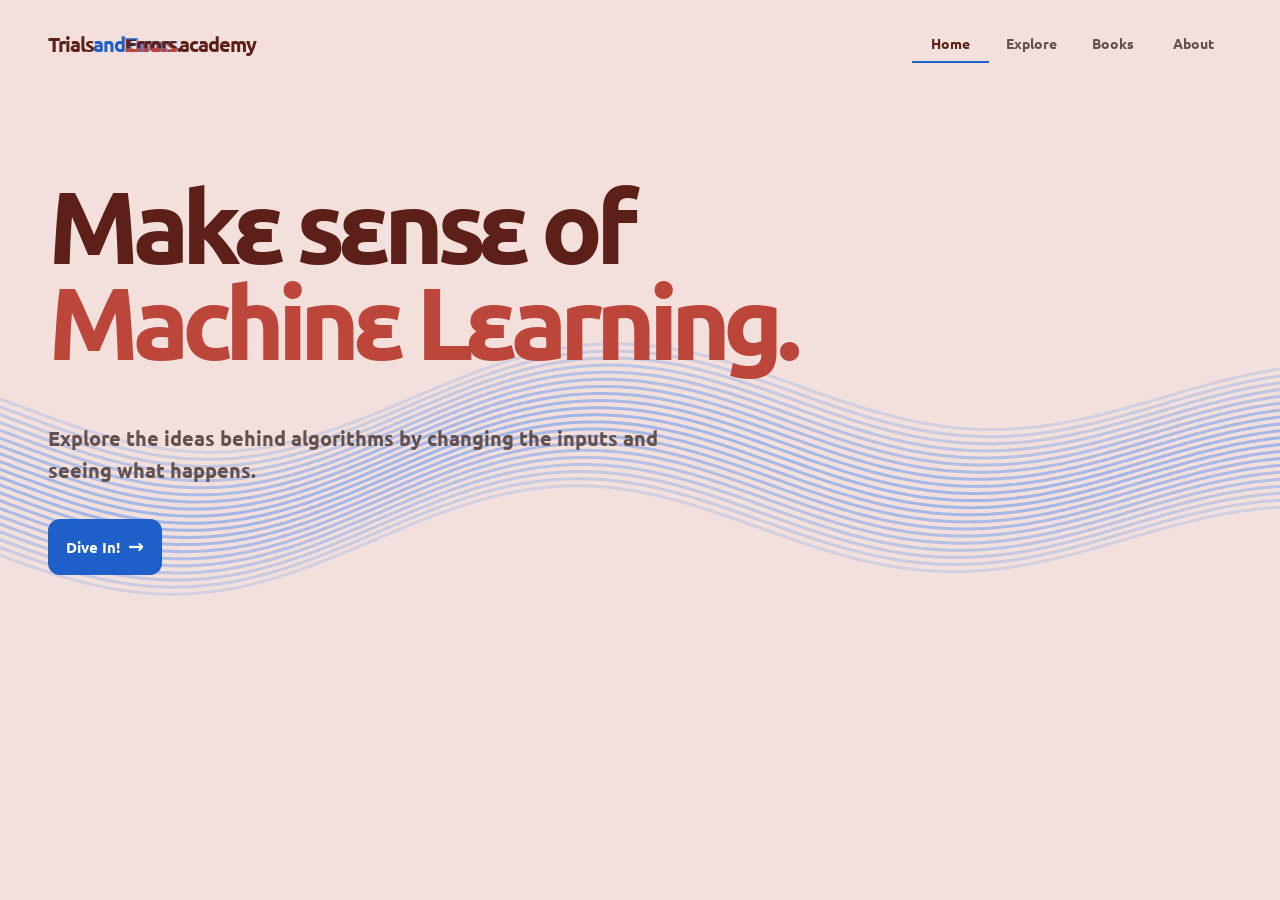
<file: frontend/index.html>
<!doctype html>
<html lang="en-AU">
  <head>
    <meta charset="utf-8">
    <meta name="viewport" content="width=device-width, initial-scale=1">
    <meta name="theme-color" content="#F3E0DC">
    <meta name="description" content="Explore how algorithms learn through interactive visual lessons.">
    <title>TrialsAndErrors.Academy — Understand algorithms by exploring</title>
    <link rel="stylesheet" href="style/styles.css">
    <link rel="preconnect" href="https://fonts.googleapis.com">
    <link rel="preconnect" href="https://fonts.gstatic.com" crossorigin>
    <link href="https://fonts.googleapis.com/css2?family=Ubuntu:wght@400;500;700&amp;display=swap" rel="stylesheet">
    <script src="waves.js" defer></script>
      <script src="nav.js" defer></script>
  </head>
  <body>
    <canvas class="wave-field" aria-hidden="true"></canvas>
    <header class="site-header">
      <a class="site-logo" href="index.html" aria-label="Trials and Errors Academy home">Trials<span>and</span><span class="logo-glitch" data-text="Errors">Errors</span>.academy</a>
      <button class="nav-toggle" type="button" aria-expanded="false" aria-controls="site-nav" aria-label="Open navigation menu">
        <svg class="nav-icon nav-icon-menu" viewBox="0 0 24 24" aria-hidden="true" fill="none" stroke="currentColor" stroke-width="2" stroke-linecap="round"><path d="M4 6h16M4 12h16M4 18h16"/></svg><svg class="nav-icon nav-icon-close" viewBox="0 0 24 24" aria-hidden="true" fill="none" stroke="currentColor" stroke-width="2" stroke-linecap="round"><path d="m6 6 12 12M18 6 6 18"/></svg>
      </button>
      <nav id="site-nav" aria-label="Main navigation">
        <a href="index.html#home" aria-current="page">Home</a>
        <a href="explore.html">Explore</a>
        <a href="books.html">Books</a>
        <a href="index.html#about">About</a>
      </nav>
    </header>

    <main id="home" class="hero">
      
      <div class="hero-copy">
        <!-- <p class="eyebrow">Learn through experimentation!</p> -->
        <h1 aria-label="Make sense of Machine Learning.">Makε sεnsε of<br><span>Machinε Lεarning.</span></h1>
        <p class="hero-description"><strong>Explore the ideas behind algorithms by changing the inputs and seeing what happens.</strong></p>
        <a class="button" href="explore.html">Dive In! <span aria-hidden="true">→</span></a>
      <!-- <a class="scroll-hint" href="#algorithms"><span class="scroll-dot" aria-hidden="true"></span>Explore the algorithms</a> -->
    </main>

    <!-- <section id="algorithms" class="next-section" aria-label="Algorithm lessons">
      <p class="eyebrow">Coming into focus</p>
      <h2>Learn by playing with the ideas.</h2>
      <p>Interactive lessons in regression, classification, and more.</p>
    </section> -->
  </body>
</html>
</file>
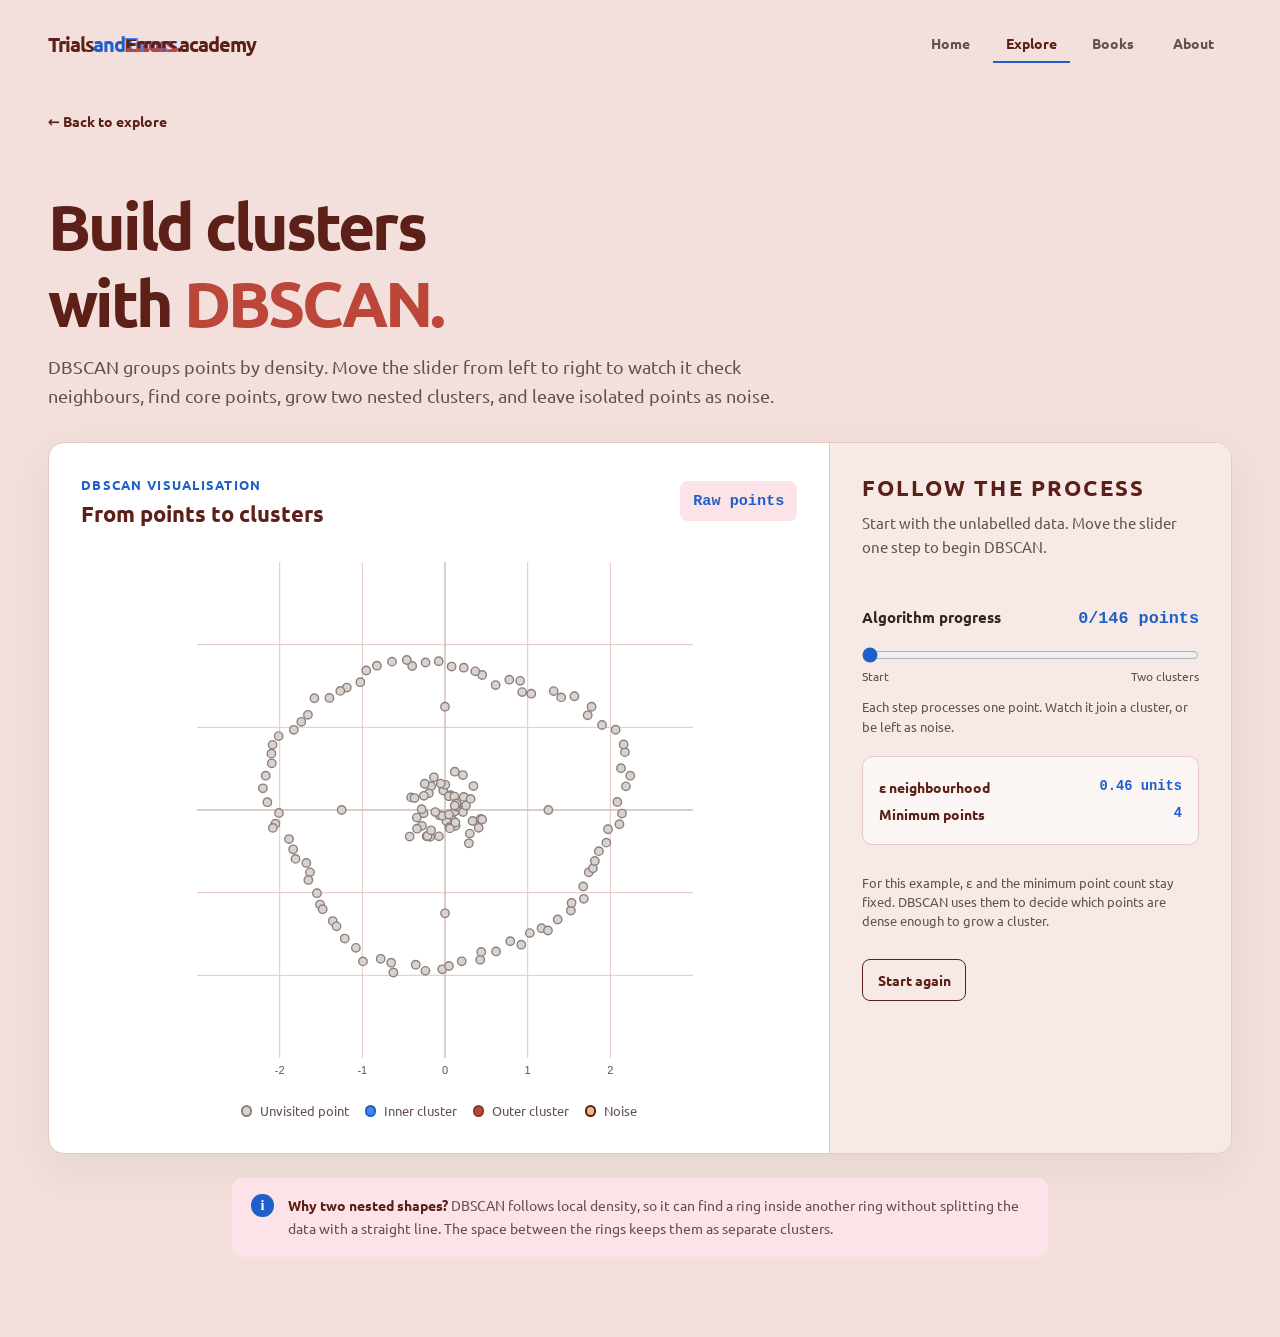
<file: frontend/dbscan.html>
<!doctype html>
<html lang="en-AU">
  <head>
    <meta charset="utf-8">
    <meta name="viewport" content="width=device-width, initial-scale=1">
    <meta name="theme-color" content="#F3E0DC">
    <meta name="description" content="Explore how DBSCAN discovers two nested clusters by growing from dense regions of points.">
    <title>DBSCAN — TrialsAndErrors.Academy</title>
    <link rel="stylesheet" href="style/styles.css">
    <link rel="preconnect" href="https://fonts.googleapis.com">
    <link rel="preconnect" href="https://fonts.gstatic.com" crossorigin>
    <link href="https://fonts.googleapis.com/css2?family=Ubuntu:wght@400;500;700&amp;display=swap" rel="stylesheet">
    <link rel="stylesheet" href="style/linearRegression.css">
    <link rel="stylesheet" href="style/dbscan.css">
    <script src="ML/DBSCAN.js" defer></script>
    <script src="nav.js" defer></script>
  </head>
  <body>
    <header class="site-header">
      <a class="site-logo" href="index.html" aria-label="Trials and Errors Academy home">Trials<span>and</span><span class="logo-glitch" data-text="Errors">Errors</span>.academy</a>
      <button class="nav-toggle" type="button" aria-expanded="false" aria-controls="site-nav" aria-label="Open navigation menu">
        <svg class="nav-icon nav-icon-menu" viewBox="0 0 24 24" aria-hidden="true" fill="none" stroke="currentColor" stroke-width="2" stroke-linecap="round"><path d="M4 6h16M4 12h16M4 18h16"/></svg><svg class="nav-icon nav-icon-close" viewBox="0 0 24 24" aria-hidden="true" fill="none" stroke="currentColor" stroke-width="2" stroke-linecap="round"><path d="m6 6 12 12M18 6 6 18"/></svg>
      </button>
      <nav id="site-nav" aria-label="Main navigation">
        <a href="index.html#home">Home</a>
        <a href="explore.html" aria-current="page">Explore</a>
        <a href="books.html">Books</a>
        <a href="index.html#about">About</a>
      </nav>
    </header>

    <main class="regression-main dbscan-main">
      <a class="back-link" href="explore.html">← Back to explore</a>
      <section class="lesson-intro">
        <h1>Build clusters with <span>DBSCAN.</span></h1>
        <p>DBSCAN groups points by density. Move the slider from left to right to watch it check neighbours, find core points, grow two nested clusters, and leave isolated points as noise.</p>
      </section>

      <section class="playground dbscan-playground" aria-label="DBSCAN cluster-building visualization">
        <div class="graph-panel">
          <div class="graph-heading">
            <div>
              <p class="eyebrow">DBSCAN visualisation</p>
              <h2>From points to clusters</h2>
            </div>
            <output id="dbscan-stage" class="equation" aria-live="polite">Raw points</output>
          </div>
          <div class="chart-wrap dbscan-chart-wrap">
            <canvas id="dbscan-chart" role="img" aria-label="A scatter plot of points arranged in two nested rings. Use the progress slider to see DBSCAN discover the clusters."></canvas>
          </div>
          <div class="legend dbscan-legend" aria-label="Chart legend">
            <span><i class="dbscan-legend-dot dbscan-raw"></i>Unvisited point</span>
            <span><i class="dbscan-legend-dot dbscan-cluster-one"></i>Inner cluster</span>
            <span><i class="dbscan-legend-dot dbscan-cluster-two"></i>Outer cluster</span>
            <span><i class="dbscan-legend-dot dbscan-noise"></i>Noise</span>
          </div>
        </div>

        <aside class="controls-panel dbscan-controls" aria-label="DBSCAN visualization controls">
          <h2 class="eyebrow">Follow the process</h2>
          <p id="dbscan-description" class="controls-hint" aria-live="polite">Start with the unlabelled data. DBSCAN has not visited any points yet.</p>
          <label class="range-control" for="dbscan-progress">
            <span class="range-label">Algorithm progress <output id="dbscan-progress-value" for="dbscan-progress">0 points</output></span>
            <input id="dbscan-progress" type="range" min="0" max="100" step="1" value="0">
            <span class="range-ends"><span>Start</span><span>Two clusters</span></span>
            <span class="control-explanation">Each step processes one point. Watch it join a cluster, or be left as noise.</span>
          </label>

          <div class="dbscan-parameters" aria-label="Fixed DBSCAN parameters">
            <p><strong>ε neighbourhood</strong><span>0.46 units</span></p>
            <p><strong>Minimum points</strong><span>4</span></p>
          </div>
          <p class="control-explanation">For this example, ε and the minimum point count stay fixed. DBSCAN uses them to decide which points are dense enough to grow a cluster.</p>
          <button class="reset-button" id="dbscan-reset" type="button">Start again</button>
        </aside>
      </section>

      <p class="learning-note"><span class="note-mark" aria-hidden="true">i</span><span><strong>Why two nested shapes?</strong> DBSCAN follows local density, so it can find a ring inside another ring without splitting the data with a straight line. The space between the rings keeps them as separate clusters.</span></p>
    </main>
  </body>
</html>
</file>
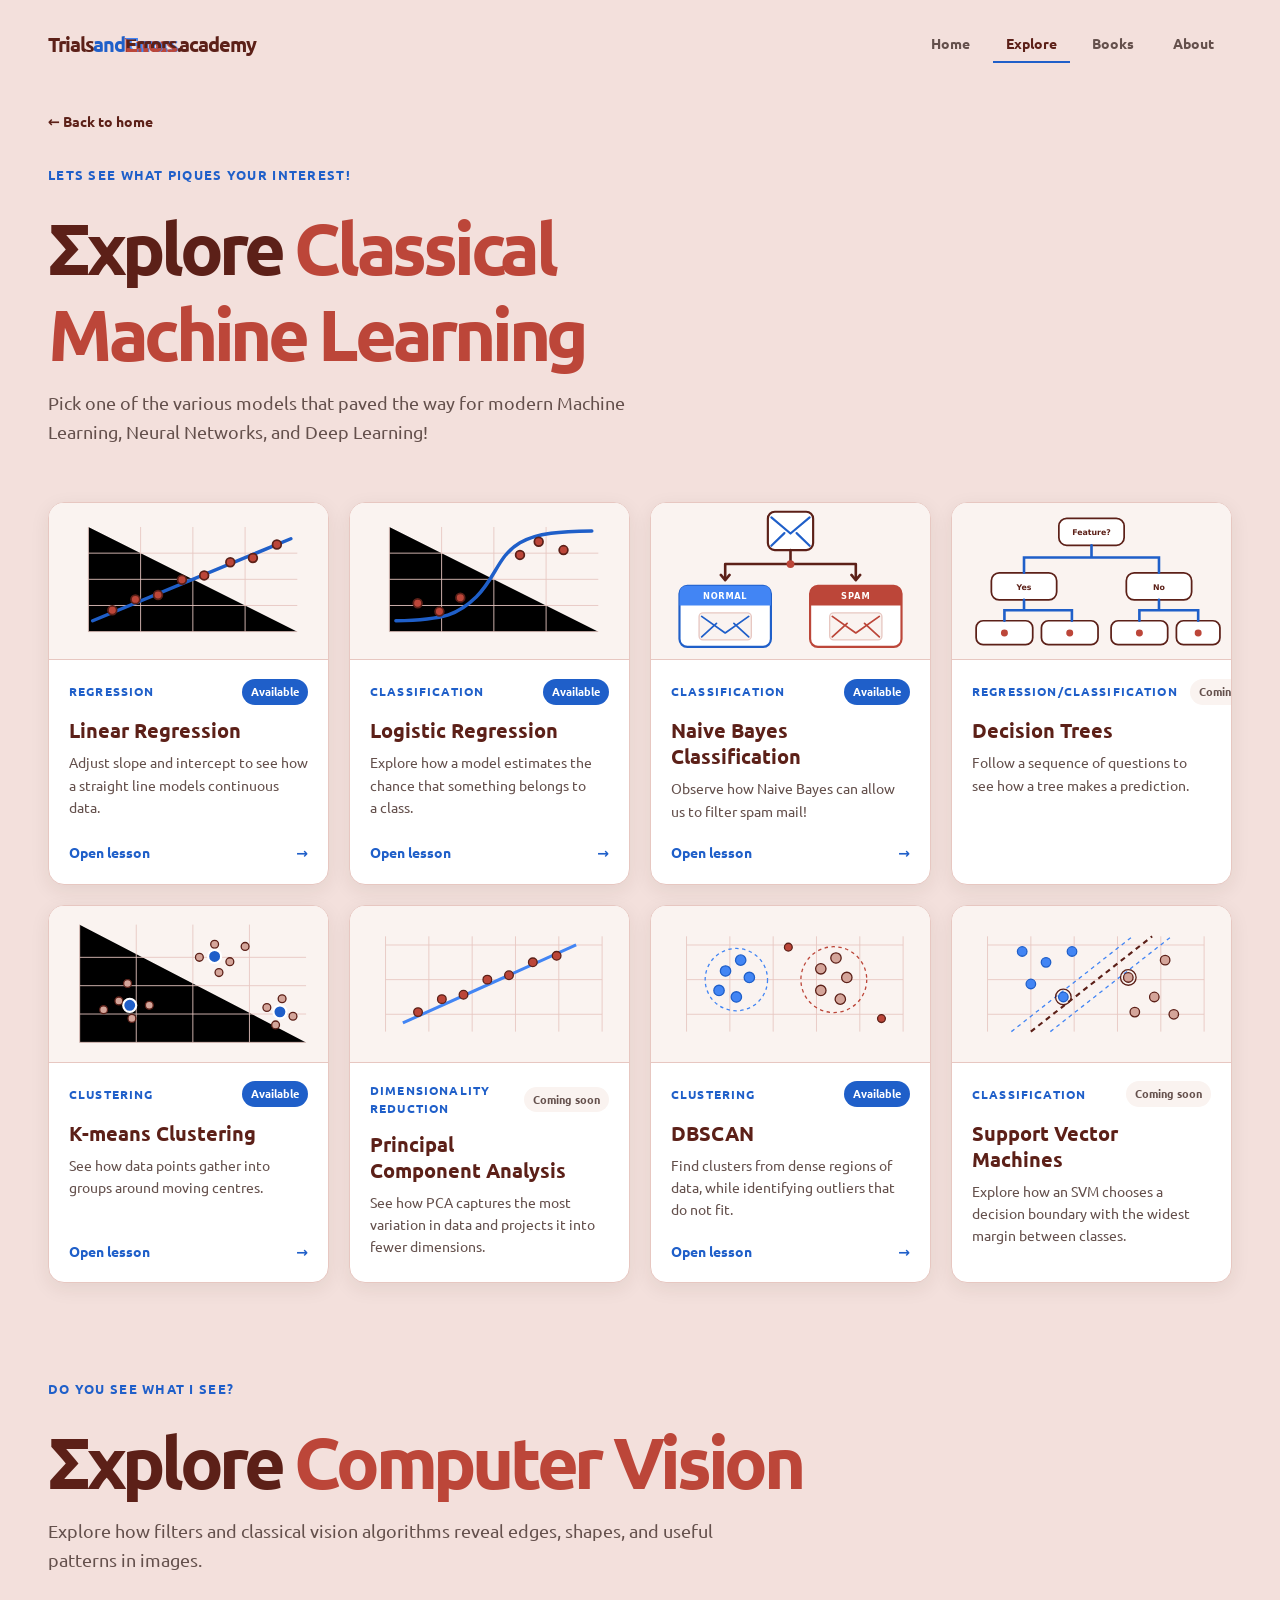
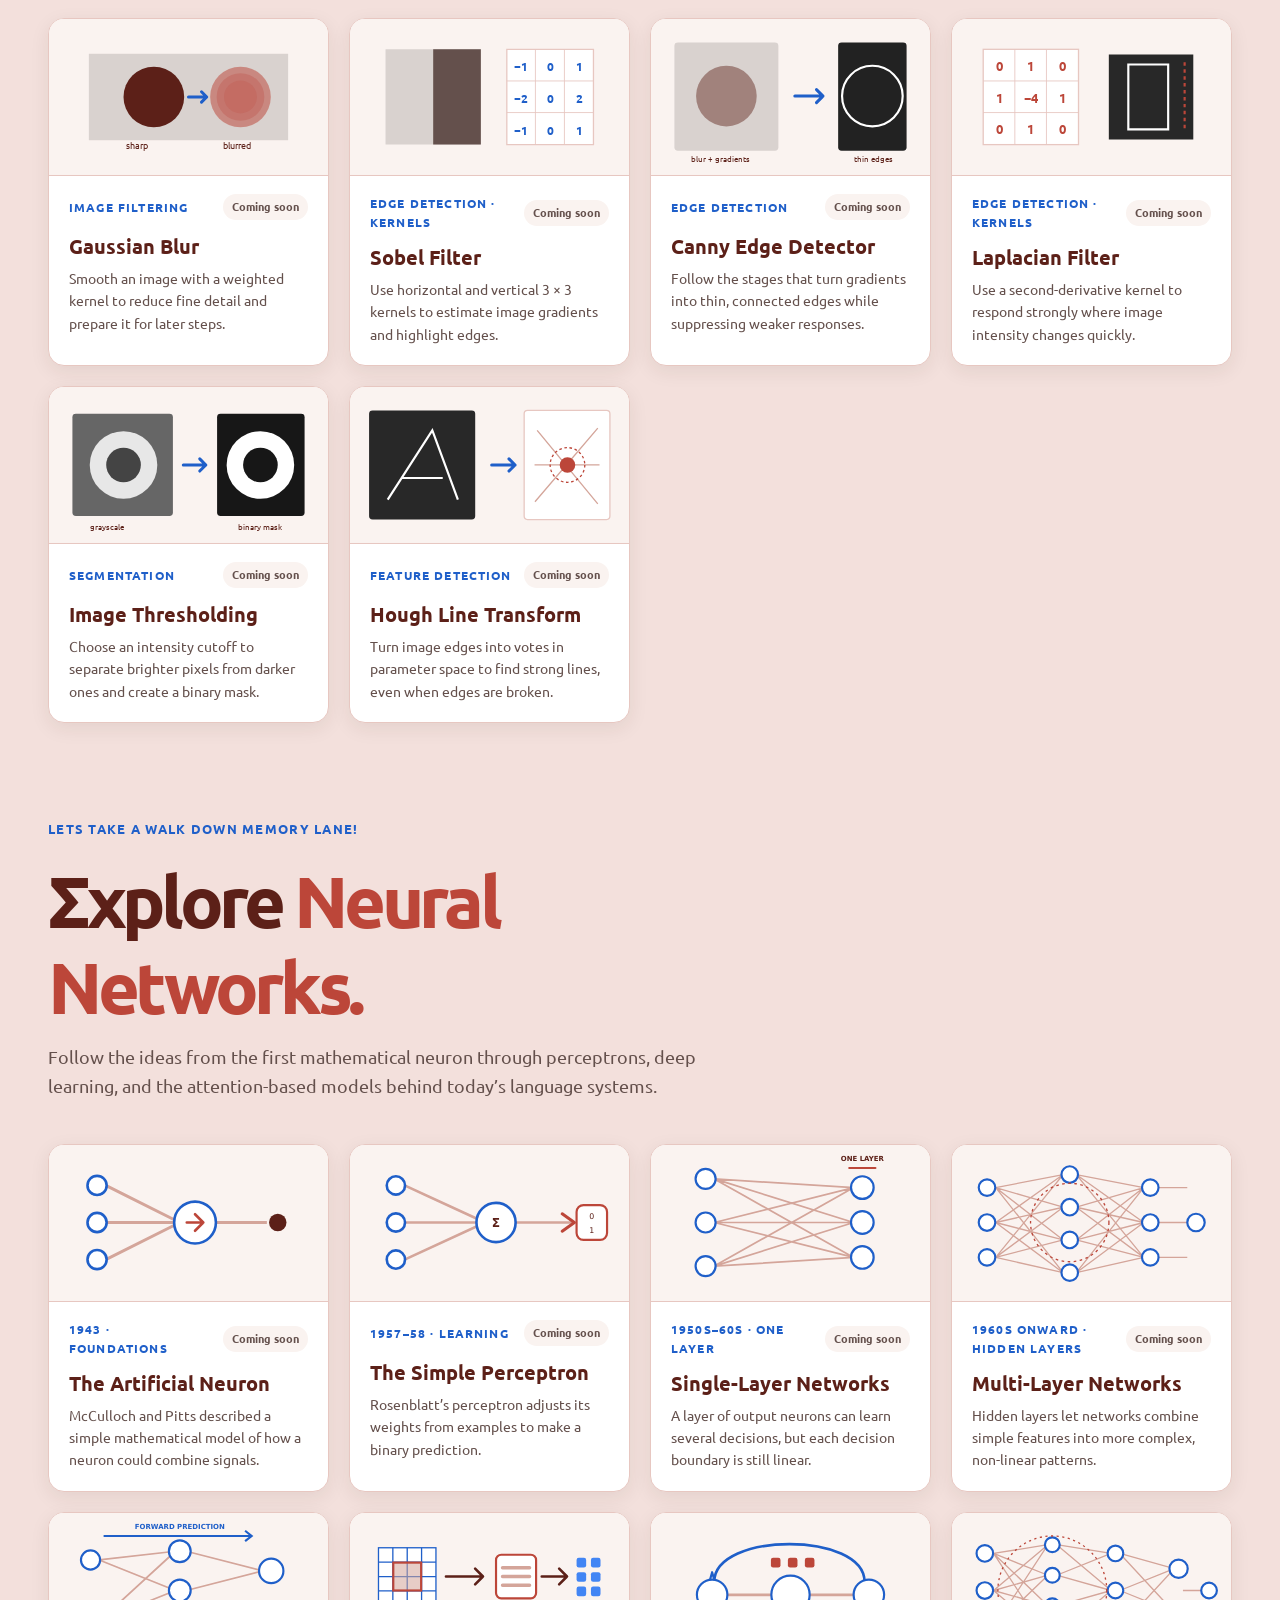
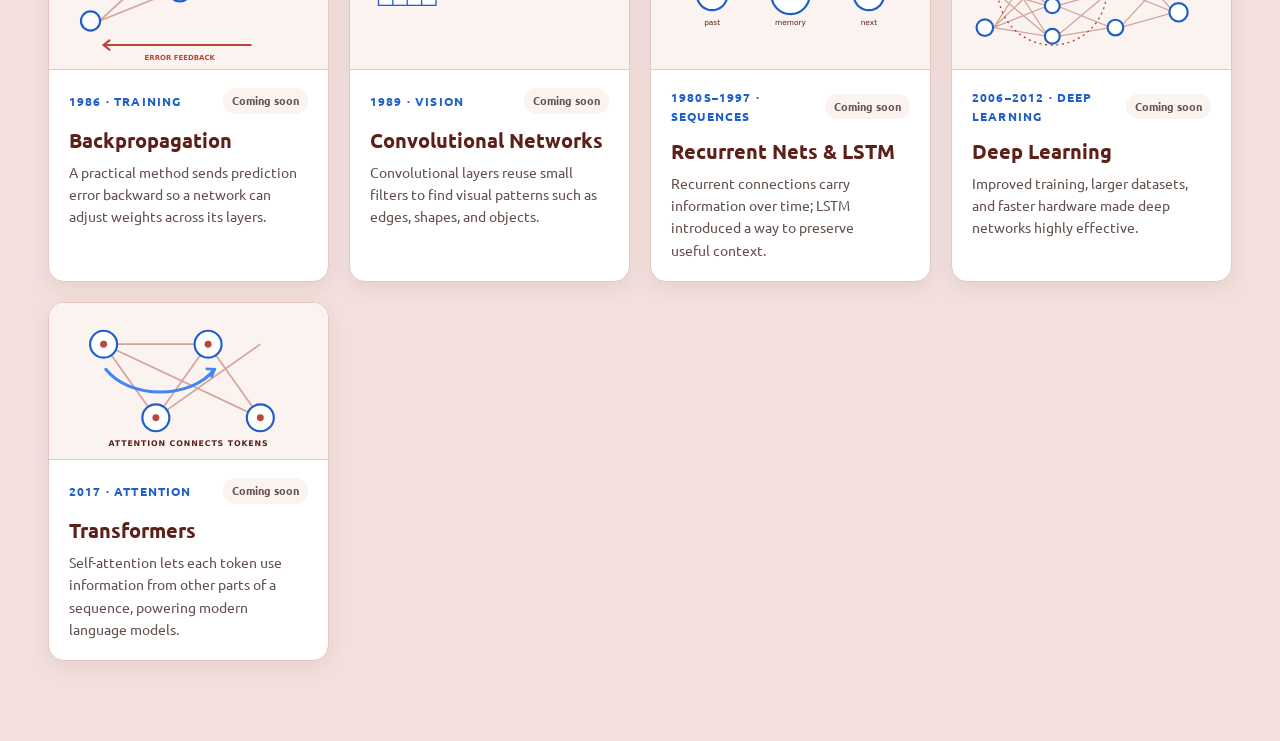
<file: frontend/explore.html>
<!doctype html>
<html lang="en-AU">
  <head>
    <meta charset="utf-8">
    <meta name="viewport" content="width=device-width, initial-scale=1">
    <meta name="theme-color" content="#F3E0DC">
    <meta name="description" content="Choose an interactive algorithm lesson on LearnAI.com.au.">
    <title>Explore algorithms — TrialsAndErrors.Academy</title>
    <link rel="stylesheet" href="style/styles.css">
    <link rel="preconnect" href="https://fonts.googleapis.com">
    <link rel="preconnect" href="https://fonts.gstatic.com" crossorigin>
    <link href="https://fonts.googleapis.com/css2?family=Ubuntu:wght@400;500;700&amp;display=swap" rel="stylesheet">
    <link rel="stylesheet" href="style/linearRegression.css">
    <link rel="stylesheet" href="style/explore.css">
      <script src="nav.js" defer></script>
  </head>
  <body>
    <header class="site-header">
      <a class="site-logo" href="index.html" aria-label="Trials and Errors Academy home">Trials<span>and</span><span class="logo-glitch" data-text="Errors">Errors</span>.academy</a>
      <button class="nav-toggle" type="button" aria-expanded="false" aria-controls="site-nav" aria-label="Open navigation menu">
        <svg class="nav-icon nav-icon-menu" viewBox="0 0 24 24" aria-hidden="true" fill="none" stroke="currentColor" stroke-width="2" stroke-linecap="round"><path d="M4 6h16M4 12h16M4 18h16"/></svg><svg class="nav-icon nav-icon-close" viewBox="0 0 24 24" aria-hidden="true" fill="none" stroke="currentColor" stroke-width="2" stroke-linecap="round"><path d="m6 6 12 12M18 6 6 18"/></svg>
      </button>
      <nav id="site-nav" aria-label="Main navigation">
        <a href="index.html#home">Home</a>
        <a href="explore.html" aria-current="page">Explore</a>
        <a href="books.html">Books</a>
        <a href="index.html#about">About</a>
      </nav>
    </header>
    
    <main class="regression-main explore-main">
      <a class="back-link" href="index.html">← Back to home</a>
      <section class="explore-intro">
        <p class="eyebrow">Lets see what piques your interest!</p>
        <h1>Σxplore <span>Classical Machine Learning</span></h1>
        <p>Pick one of the various models that paved the way for modern Machine Learning, Neural Networks, and Deep Learning!</p>
      </section>

      <section class="algorithm-grid" aria-label="Algorithm lessons">
        <a class="algorithm-card is-available" href="linear-regression.html">
          <img class="algorithm-image" src="images/linear-regression.svg" alt="Scatter plot with a straight line fitting the data points">
          <span class="card-content">
            <span class="card-meta"><span class="card-category">Regression</span><span class="status status-available">Available</span></span>
            <span class="card-title">Linear Regression</span>
            <span class="card-description">Adjust slope and intercept to see how a straight line models continuous data.</span>
            <span class="card-action">Open lesson <span aria-hidden="true">→</span></span>
          </span>
        </a>

        <a class="algorithm-card is-available" href="logistic-regression.html">
          <img class="algorithm-image" src="images/logistic-regression.svg" alt="S-shaped curve showing predicted probabilities">

        <div class="card-content">
          <div class="card-meta">
            <span class="card-category">Classification</span>
            <span class="status status-available">Available</span>
          </div>
          <h2 class="card-title">Logistic Regression</h2>
          <p class="card-description">
            Explore how a model estimates the chance that something belongs to a class.
          </p>
          <span class="card-action">
            Open lesson <span aria-hidden="true">→</span>
          </span>
        </div>
      </a>

      
        <a class="algorithm-card is-available" href="naive-bayes.html">
          <img class="algorithm-image" src="images/naive-bayes.svg" alt="Emails sorted into a normal inbox and a spam folder">
          <div class="card-content">
            <div class="card-meta"><span class="card-category">Classification</span><span class="status status-available">Available</span></div>
            <h2 class="card-title">Naive Bayes Classification</h2>
            <p class="card-description">Observe how Naive Bayes can allow us to filter spam mail!</p>
            <span class="card-action">Open lesson <span aria-hidden="true">→</span></span>
          </div>
        </a>

        <article class="algorithm-card is-coming-soon" aria-label="Decision Trees, coming soon">
          <img class="algorithm-image" src="images/decision-tree.svg" alt="A branching decision tree diagram">
          <div class="card-content">
            <div class="card-meta"><span class="card-category">Regression/Classification</span><span class="status">Coming soon</span></div>
            <h2 class="card-title">Decision Trees</h2>
            <p class="card-description">Follow a sequence of questions to see how a tree makes a prediction.</p>
          </div>
        </article>

        <a class="algorithm-card is-available" href="k-means.html">
          <img class="algorithm-image" src="images/k-means.svg" alt="Three clusters of coloured points around their centres">
          <span class="card-content">
            <span class="card-meta"><span class="card-category">Clustering</span><span class="status status-available">Available</span></span>
            <span class="card-title">K-means Clustering</span>
            <span class="card-description">See how data points gather into groups around moving centres.</span>
            <span class="card-action">Open lesson <span aria-hidden="true">→</span></span>
          </span>
        </a>
        <article class="algorithm-card is-coming-soon" aria-label="Principal Component Analysis, coming soon">
          <svg class="algorithm-image" viewBox="0 0 640 360" role="img" aria-label="Data points along a principal component axis"><rect width="640" height="360" fill="#FAF3F0"/><path d="M80 70v220M180 70v220M280 70v220M380 70v220M480 70v220M580 70v220M80 90h500M80 170h500M80 250h500" stroke="#E7C7C1" stroke-width="2"/><path d="M120 270 520 90" stroke="#4285F4" stroke-width="7"/><g fill="#BC4639" stroke="#5C2018" stroke-width="3"><circle cx="155" cy="245" r="10"/><circle cx="210" cy="215" r="10"/><circle cx="260" cy="205" r="10"/><circle cx="315" cy="170" r="10"/><circle cx="365" cy="160" r="10"/><circle cx="420" cy="130" r="10"/><circle cx="475" cy="115" r="10"/></g></svg>
          <div class="card-content"><div class="card-meta"><span class="card-category">Dimensionality reduction</span><span class="status">Coming soon</span></div><h2 class="card-title">Principal Component Analysis</h2><p class="card-description">See how PCA captures the most variation in data and projects it into fewer dimensions.</p></div>
        </article>

        <a class="algorithm-card is-available" href="dbscan.html">
          <svg class="algorithm-image" viewBox="0 0 640 360" role="img" aria-label="Dense groups of points with isolated outliers"><rect width="640" height="360" fill="#FAF3F0"/><path d="M80 70v220M180 70v220M280 70v220M380 70v220M480 70v220M580 70v220M80 90h500M80 170h500M80 250h500" stroke="#E7C7C1" stroke-width="2"/><g fill="#4285F4" stroke="#1F5FC9" stroke-width="3"><circle cx="170" cy="150" r="12"/><circle cx="205" cy="125" r="12"/><circle cx="225" cy="165" r="12"/><circle cx="155" cy="195" r="12"/><circle cx="195" cy="210" r="12"/></g><g fill="#D4A59A" stroke="#5C2018" stroke-width="3"><circle cx="390" cy="145" r="12"/><circle cx="425" cy="120" r="12"/><circle cx="450" cy="165" r="12"/><circle cx="390" cy="195" r="12"/><circle cx="435" cy="215" r="12"/></g><g fill="#BC4639" stroke="#5C2018" stroke-width="3"><circle cx="315" cy="95" r="9"/><circle cx="530" cy="260" r="9"/></g><circle cx="195" cy="170" r="72" fill="none" stroke="#4285F4" stroke-width="3" stroke-dasharray="8 8"/><circle cx="420" cy="170" r="76" fill="none" stroke="#BC4639" stroke-width="3" stroke-dasharray="8 8"/></svg>
          <span class="card-content"><span class="card-meta"><span class="card-category">Clustering</span><span class="status status-available">Available</span></span><span class="card-title">DBSCAN</span><span class="card-description">Find clusters from dense regions of data, while identifying outliers that do not fit.</span><span class="card-action">Open lesson <span aria-hidden="true">→</span></span></span>
        </a>

        <article class="algorithm-card is-coming-soon" aria-label="Support Vector Machines, coming soon">
          <svg class="algorithm-image" viewBox="0 0 640 360" role="img" aria-label="Two classes separated by a maximum-margin boundary"><rect width="640" height="360" fill="#FAF3F0"/><path d="M80 70v220M180 70v220M280 70v220M380 70v220M480 70v220M580 70v220M80 90h500M80 170h500M80 250h500" stroke="#E7C7C1" stroke-width="2"/><path d="M180 290 460 70" stroke="#5C2018" stroke-width="5" stroke-dasharray="12 10"/><path d="M135 290 415 70M225 290 505 70" stroke="#4285F4" stroke-width="3" stroke-dasharray="9 9"/><g fill="#4285F4" stroke="#1F5FC9" stroke-width="3"><circle cx="160" cy="105" r="11"/><circle cx="215" cy="130" r="11"/><circle cx="180" cy="180" r="11"/><circle cx="275" cy="105" r="11"/><circle cx="255" cy="210" r="11"/></g><g fill="#D4A59A" stroke="#5C2018" stroke-width="3"><circle cx="420" cy="245" r="11"/><circle cx="465" cy="210" r="11"/><circle cx="510" cy="250" r="11"/><circle cx="405" cy="165" r="11"/><circle cx="490" cy="125" r="11"/></g><circle cx="255" cy="210" r="18" fill="none" stroke="#5C2018" stroke-width="3"/><circle cx="405" cy="165" r="18" fill="none" stroke="#5C2018" stroke-width="3"/></svg>
          <div class="card-content"><div class="card-meta"><span class="card-category">Classification</span><span class="status">Coming soon</span></div><h2 class="card-title">Support Vector Machines</h2><p class="card-description">Explore how an SVM chooses a decision boundary with the widest margin between classes.</p></div>
        </article>

      </section>

      <section class="computer-vision-section" aria-labelledby="computer-vision-title">
        <div class="neural-network-intro">
          <p class="eyebrow">Do you see what I see?</p>
          <h1 id="computer-vision-title">Σxplore <span>Computer Vision</span></h1>
          <p>Explore how filters and classical vision algorithms reveal edges, shapes, and useful patterns in images.</p>
        </div>
        <div class="algorithm-grid computer-vision-grid" aria-label="Computer Vision algorithms">
          <article class="algorithm-card is-coming-soon" aria-label="Gaussian Blur, coming soon">
            <svg class="algorithm-image" viewBox="0 0 640 360" role="img" aria-label="A sharp shape becoming blurred"><rect width="640" height="360" fill="#FAF3F0"/><path d="M90 80h460v200H90z" fill="#D9D2CF"/><circle cx="240" cy="180" r="70" fill="#5C2018"/><circle cx="440" cy="180" r="70" fill="#BC4639" opacity=".52"/><circle cx="440" cy="180" r="55" fill="#BC4639" opacity=".28"/><circle cx="440" cy="180" r="38" fill="#BC4639" opacity=".18"/><path d="M320 180h42m-12-12 12 12-12 12" fill="none" stroke="#1F5FC9" stroke-width="7" stroke-linecap="round" stroke-linejoin="round"/><text x="175" y="300" fill="#5C2018" font-family="Ubuntu, sans-serif" font-size="20">sharp</text><text x="400" y="300" fill="#5C2018" font-family="Ubuntu, sans-serif" font-size="20">blurred</text></svg>
            <div class="card-content"><div class="card-meta"><span class="card-category">Image filtering</span><span class="status">Coming soon</span></div><h2 class="card-title">Gaussian Blur</h2><p class="card-description">Smooth an image with a weighted kernel to reduce fine detail and prepare it for later steps.</p></div>
          </article>

          <article class="algorithm-card is-coming-soon" aria-label="Sobel Edge Detection, coming soon">
            <svg class="algorithm-image" viewBox="0 0 640 360" role="img" aria-label="A 3 by 3 Sobel kernel detecting a bright edge"><rect width="640" height="360" fill="#FAF3F0"/><path d="M80 70h220v220H80z" fill="#D9D2CF"/><path d="M190 70h110v220H190z" fill="#64504C"/><path d="M360 70h200v220H360z" fill="#FFFFFF" stroke="#E7C7C1" stroke-width="3"/><g stroke="#E7C7C1" stroke-width="2"><path d="M426 70v220M493 70v220M360 143h200M360 216h200"/></g><g fill="#1F5FC9" font-family="Ubuntu, sans-serif" font-size="27" font-weight="700" text-anchor="middle"><text x="393" y="120">−1</text><text x="460" y="120">0</text><text x="527" y="120">1</text><text x="393" y="194">−2</text><text x="460" y="194">0</text><text x="527" y="194">2</text><text x="393" y="267">−1</text><text x="460" y="267">0</text><text x="527" y="267">1</text></g></svg>
            <div class="card-content"><div class="card-meta"><span class="card-category">Edge detection · kernels</span><span class="status">Coming soon</span></div><h2 class="card-title">Sobel Filter</h2><p class="card-description">Use horizontal and vertical 3 × 3 kernels to estimate image gradients and highlight edges.</p></div>
          </article>

          <article class="algorithm-card is-coming-soon" aria-label="Canny Edge Detection, coming soon">
            <svg class="algorithm-image" viewBox="0 0 640 360" role="img" aria-label="Canny edge detection turns a blurred shape into a thin outline"><rect width="640" height="360" fill="#FAF3F0"/><rect x="52" y="54" width="240" height="250" rx="8" fill="#D9D2CF"/><circle cx="172" cy="178" r="70" fill="#5C2018" opacity=".45"/><path d="M330 178h65m-15-15 15 15-15 15" fill="none" stroke="#1F5FC9" stroke-width="7" stroke-linecap="round" stroke-linejoin="round"/><rect x="430" y="54" width="158" height="250" rx="8" fill="#222"/><circle cx="509" cy="178" r="70" fill="none" stroke="#FFFFFF" stroke-width="5"/><text x="90" y="330" fill="#5C2018" font-family="Ubuntu, sans-serif" font-size="18">blur + gradients</text><text x="467" y="330" fill="#5C2018" font-family="Ubuntu, sans-serif" font-size="18">thin edges</text></svg>
            <div class="card-content"><div class="card-meta"><span class="card-category">Edge detection</span><span class="status">Coming soon</span></div><h2 class="card-title">Canny Edge Detector</h2><p class="card-description">Follow the stages that turn gradients into thin, connected edges while suppressing weaker responses.</p></div>
          </article>

          <article class="algorithm-card is-coming-soon" aria-label="Laplacian Edge Detection, coming soon">
            <svg class="algorithm-image" viewBox="0 0 640 360" role="img" aria-label="A Laplacian 3 by 3 kernel and the edges it highlights"><rect width="640" height="360" fill="#FAF3F0"/><rect x="70" y="70" width="220" height="220" fill="#FFFFFF" stroke="#E7C7C1" stroke-width="3"/><g stroke="#E7C7C1" stroke-width="2"><path d="M143 70v220M216 70v220M70 143h220M70 216h220"/></g><g fill="#BC4639" font-family="Ubuntu, sans-serif" font-size="29" font-weight="700" text-anchor="middle"><text x="107" y="120">0</text><text x="180" y="120">1</text><text x="253" y="120">0</text><text x="107" y="193">1</text><text x="180" y="193">−4</text><text x="253" y="193">1</text><text x="107" y="266">0</text><text x="180" y="266">1</text><text x="253" y="266">0</text></g><path d="M360 82h195v196H360z" fill="#282828"/><path d="M405 105h92v150h-92z" fill="none" stroke="#FFFFFF" stroke-width="5"/><path d="M535 100v160" stroke="#BC4639" stroke-width="5" stroke-dasharray="8 8"/></svg>
            <div class="card-content"><div class="card-meta"><span class="card-category">Edge detection · kernels</span><span class="status">Coming soon</span></div><h2 class="card-title">Laplacian Filter</h2><p class="card-description">Use a second-derivative kernel to respond strongly where image intensity changes quickly.</p></div>
          </article>

          <article class="algorithm-card is-coming-soon" aria-label="Thresholding, coming soon">
            <svg class="algorithm-image" viewBox="0 0 640 360" role="img" aria-label="A grayscale image converted into a black and white mask"><rect width="640" height="360" fill="#FAF3F0"/><rect x="52" y="62" width="232" height="236" rx="8" fill="#666"/><circle cx="170" cy="180" r="78" fill="#E7E7E7"/><circle cx="170" cy="180" r="40" fill="#444"/><path d="M308 180h52m-14-14 14 14-14 14" fill="none" stroke="#1F5FC9" stroke-width="7" stroke-linecap="round" stroke-linejoin="round"/><rect x="386" y="62" width="202" height="236" rx="8" fill="#171717"/><circle cx="486" cy="180" r="78" fill="#FFFFFF"/><circle cx="486" cy="180" r="40" fill="#171717"/><text x="92" y="330" fill="#5C2018" font-family="Ubuntu, sans-serif" font-size="18">grayscale</text><text x="435" y="330" fill="#5C2018" font-family="Ubuntu, sans-serif" font-size="18">binary mask</text></svg>
            <div class="card-content"><div class="card-meta"><span class="card-category">Segmentation</span><span class="status">Coming soon</span></div><h2 class="card-title">Image Thresholding</h2><p class="card-description">Choose an intensity cutoff to separate brighter pixels from darker ones and create a binary mask.</p></div>
          </article>

          <article class="algorithm-card is-coming-soon" aria-label="Hough Line Transform, coming soon">
            <svg class="algorithm-image" viewBox="0 0 640 360" role="img" aria-label="Detected image edges mapped to intersecting lines in Hough space"><rect width="640" height="360" fill="#FAF3F0"/><rect x="42" y="54" width="245" height="252" rx="8" fill="#282828"/><path d="M85 260 188 100 247 260M117 210h95" fill="none" stroke="#FFFFFF" stroke-width="5"/><path d="M325 180h54m-14-14 14 14-14 14" fill="none" stroke="#1F5FC9" stroke-width="7" stroke-linecap="round" stroke-linejoin="round"/><rect x="400" y="54" width="198" height="252" rx="8" fill="#FFFFFF" stroke="#E7C7C1" stroke-width="3"/><path d="M425 265 570 95M430 100 570 270M424 180h150" fill="none" stroke="#D4A59A" stroke-width="3"/><circle cx="500" cy="180" r="18" fill="#BC4639"/><circle cx="500" cy="180" r="40" fill="none" stroke="#BC4639" stroke-width="3" stroke-dasharray="6 6"/></svg>
            <div class="card-content"><div class="card-meta"><span class="card-category">Feature detection</span><span class="status">Coming soon</span></div><h2 class="card-title">Hough Line Transform</h2><p class="card-description">Turn image edges into votes in parameter space to find strong lines, even when edges are broken.</p></div>
          </article>
        </div>
      </section>

      <section class="neural-network-section" aria-labelledby="neural-network-title">
        <div class="neural-network-intro">
          <p class="eyebrow">Lets take a walk down memory lane!</p>
          <h1 id="neural-network-title">Σxplore <span>Neural Networks.</span></h1>
          <p>Follow the ideas from the first mathematical neuron through perceptrons, deep learning, and the attention-based models behind today’s language systems.</p>
        </div>
        <div class="algorithm-grid neural-network-grid" aria-label="Neural network history">
          <article class="algorithm-card is-coming-soon"><img class="algorithm-image" src="images/artificial-neuron.svg" alt="Three input signals combining in a model neuron"><div class="card-content"><div class="card-meta"><span class="card-category">1943 · Foundations</span><span class="status">Coming soon</span></div><h3 class="card-title">The Artificial Neuron</h3><p class="card-description">McCulloch and Pitts described a simple mathematical model of how a neuron could combine signals.</p></div></article>
          <article class="algorithm-card is-coming-soon"><img class="algorithm-image" src="images/perceptron.svg" alt="A perceptron combines inputs and makes a two-class decision"><div class="card-content"><div class="card-meta"><span class="card-category">1957–58 · Learning</span><span class="status">Coming soon</span></div><h3 class="card-title">The Simple Perceptron</h3><p class="card-description">Rosenblatt’s perceptron adjusts its weights from examples to make a binary prediction.</p></div></article>
          <article class="algorithm-card is-coming-soon"><img class="algorithm-image" src="images/single-layer-network.svg" alt="Several input neurons connect to one output layer"><div class="card-content"><div class="card-meta"><span class="card-category">1950s–60s · One layer</span><span class="status">Coming soon</span></div><h3 class="card-title">Single-Layer Networks</h3><p class="card-description">A layer of output neurons can learn several decisions, but each decision boundary is still linear.</p></div></article>
          <article class="algorithm-card is-coming-soon"><img class="algorithm-image" src="images/multilayer-network.svg" alt="Input, hidden, and output layers connected in a neural network"><div class="card-content"><div class="card-meta"><span class="card-category">1960s onward · Hidden layers</span><span class="status">Coming soon</span></div><h3 class="card-title">Multi-Layer Networks</h3><p class="card-description">Hidden layers let networks combine simple features into more complex, non-linear patterns.</p></div></article>
          <article class="algorithm-card is-coming-soon"><img class="algorithm-image" src="images/backpropagation.svg" alt="Prediction moves forward while error feedback moves backward through a network"><div class="card-content"><div class="card-meta"><span class="card-category">1986 · Training</span><span class="status">Coming soon</span></div><h3 class="card-title">Backpropagation</h3><p class="card-description">A practical method sends prediction error backward so a network can adjust weights across its layers.</p></div></article>
          <article class="algorithm-card is-coming-soon"><img class="algorithm-image" src="images/convolutional-network.svg" alt="A convolutional network applies a filter to an image grid to find features"><div class="card-content"><div class="card-meta"><span class="card-category">1989 · Vision</span><span class="status">Coming soon</span></div><h3 class="card-title">Convolutional Networks</h3><p class="card-description">Convolutional layers reuse small filters to find visual patterns such as edges, shapes, and objects.</p></div></article>
          <article class="algorithm-card is-coming-soon"><img class="algorithm-image" src="images/lstm-network.svg" alt="A recurrent network passes information from one time step to the next"><div class="card-content"><div class="card-meta"><span class="card-category">1980s–1997 · Sequences</span><span class="status">Coming soon</span></div><h3 class="card-title">Recurrent Nets &amp; LSTM</h3><p class="card-description">Recurrent connections carry information over time; LSTM introduced a way to preserve useful context.</p></div></article>
          <article class="algorithm-card is-coming-soon"><img class="algorithm-image" src="images/deep-learning.svg" alt="A deep neural network with several hidden layers"><div class="card-content"><div class="card-meta"><span class="card-category">2006–2012 · Deep learning</span><span class="status">Coming soon</span></div><h3 class="card-title">Deep Learning</h3><p class="card-description">Improved training, larger datasets, and faster hardware made deep networks highly effective.</p></div></article>
          <article class="algorithm-card is-coming-soon"><img class="algorithm-image" src="images/transformer-attention.svg" alt="Attention links tokens across a sequence in a transformer network"><div class="card-content"><div class="card-meta"><span class="card-category">2017 · Attention</span><span class="status">Coming soon</span></div><h3 class="card-title">Transformers</h3><p class="card-description">Self-attention lets each token use information from other parts of a sequence, powering modern language models.</p></div></article>
        </div>
      </section>
    </main>
  </body>
</html>
</file>
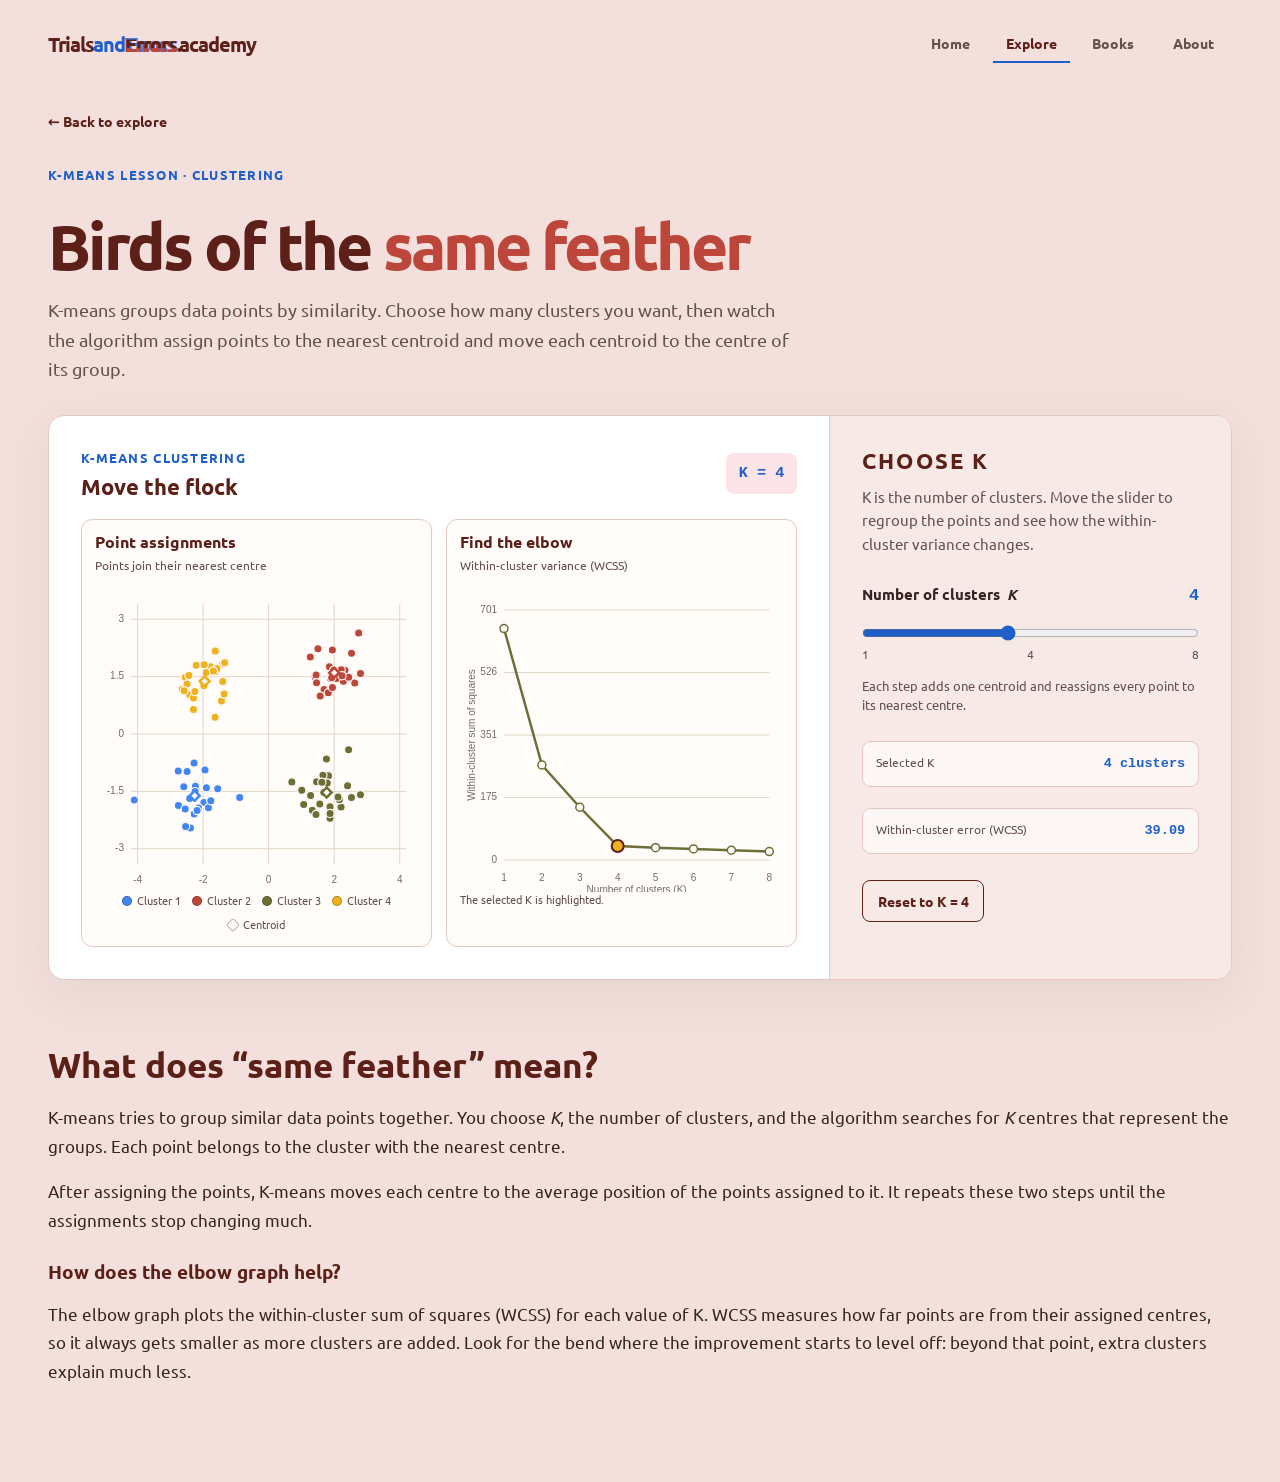
<file: frontend/k-means.html>
<!doctype html>
<html lang="en-AU">
  <head>
    <meta charset="utf-8">
    <meta name="viewport" content="width=device-width, initial-scale=1">
    <meta name="theme-color" content="#F3E0DC">
    <meta name="description" content="A starter lesson page for exploring K-means clustering.">
    <title>Birds of the Same Feather — TrialsAndErrors.Academy</title>
    <link rel="stylesheet" href="style/styles.css">
    <link rel="preconnect" href="https://fonts.googleapis.com">
    <link rel="preconnect" href="https://fonts.gstatic.com" crossorigin>
    <link href="https://fonts.googleapis.com/css2?family=Ubuntu:wght@400;500;700&amp;display=swap" rel="stylesheet">
    <link rel="stylesheet" href="style/linearRegression.css">
    <link rel="stylesheet" href="style/kMeans.css">
    <script src="ML/KMeans.js" defer></script>
    <script src="nav.js" defer></script>
  </head>
  <body>
    <header class="site-header">
      <a class="site-logo" href="index.html" aria-label="Trials and Errors Academy home">Trials<span>and</span><span class="logo-glitch" data-text="Errors">Errors</span>.academy</a>
      <button class="nav-toggle" type="button" aria-expanded="false" aria-controls="site-nav" aria-label="Open navigation menu">
        <svg class="nav-icon nav-icon-menu" viewBox="0 0 24 24" aria-hidden="true" fill="none" stroke="currentColor" stroke-width="2" stroke-linecap="round"><path d="M4 6h16M4 12h16M4 18h16"/></svg><svg class="nav-icon nav-icon-close" viewBox="0 0 24 24" aria-hidden="true" fill="none" stroke="currentColor" stroke-width="2" stroke-linecap="round"><path d="m6 6 12 12M18 6 6 18"/></svg>
      </button>
      <nav id="site-nav" aria-label="Main navigation">
        <a href="index.html#home">Home</a>
        <a href="explore.html" aria-current="page">Explore</a>
        <a href="books.html">Books</a>
        <a href="index.html#about">About</a>
      </nav>
    </header>

    <main class="regression-main kmeans-main">
      <a class="back-link" href="explore.html">← Back to explore</a>
      <section class="lesson-intro">
        <p class="eyebrow">K-means lesson · Clustering</p>
        <h1>Birds of the <span>same feather</span></h1>
        <p>K-means groups data points by similarity. Choose how many clusters you want, then watch the algorithm assign points to the nearest centroid and move each centroid to the centre of its group.</p>
      </section>

      <section class="playground kmeans-playground" aria-label="Interactive K-means clustering and elbow graph">
        <div class="graph-panel">
          <div class="graph-heading">
            <div>
              <p class="eyebrow">K-means clustering</p>
              <h2>Move the flock</h2>
            </div>
            <output id="selected-k" class="equation" aria-live="polite">K = 4</output>
          </div>
          <div class="kmeans-graphs">
            <section class="kmeans-chart-card" aria-labelledby="cluster-plot-title">
              <div class="kmeans-chart-heading">
                <h3 id="cluster-plot-title">Point assignments</h3>
                <p>Points join their nearest centre</p>
              </div>
              <div class="chart-wrap kmeans-chart-wrap">
                <canvas id="kmeans-scatter" role="img" aria-label="Scatter plot showing points assigned to their nearest K-means centroid."></canvas>
              </div>
              <div class="kmeans-legend" id="cluster-legend" aria-label="Cluster colours"></div>
            </section>

            <section class="kmeans-chart-card" aria-labelledby="elbow-plot-title">
              <div class="kmeans-chart-heading">
                <h3 id="elbow-plot-title">Find the elbow</h3>
                <p>Within-cluster variance (WCSS)</p>
              </div>
              <div class="chart-wrap kmeans-chart-wrap">
                <canvas id="kmeans-elbow" role="img" aria-label="Elbow graph showing within-cluster variance for different numbers of clusters."></canvas>
              </div>
              <p class="kmeans-plot-note">The selected K is highlighted.</p>
            </section>
          </div>
        </div>

        <aside class="controls-panel kmeans-controls" aria-label="K-means controls">
          <h2 class="eyebrow">Choose K</h2>
          <p class="controls-hint">K is the number of clusters. Move the slider to regroup the points and see how the within-cluster variance changes.</p>
          <label class="range-control" for="k-slider">
            <span class="range-label">Number of clusters <em>K</em><output id="k-slider-value" for="k-slider">4</output></span>
            <input id="k-slider" type="range" min="1" max="8" step="1" value="4">
            <span class="range-ends"><span>1</span><span>4</span><span>8</span></span>
            <span class="control-explanation">Each step adds one centroid and reassigns every point to its nearest centre.</span>
          </label>
          <div class="kmeans-metric">
            <span>Selected K</span><strong id="k-summary">4 clusters</strong>
          </div>
          <div class="kmeans-metric">
            <span>Within-cluster error (WCSS)</span><strong id="wcss-value">—</strong>
          </div>
          <button class="reset-button" id="kmeans-reset" type="button">Reset to K = 4</button>
        </aside>
      </section>

      <section class="kmeans-explanation">
        <h2>What does “same feather” mean?</h2>
        <p>K-means tries to group similar data points together. You choose <em>K</em>, the number of clusters, and the algorithm searches for <em>K</em> centres that represent the groups. Each point belongs to the cluster with the nearest centre.</p>
        <p>After assigning the points, K-means moves each centre to the average position of the points assigned to it. It repeats these two steps until the assignments stop changing much.</p>
        <h3>How does the elbow graph help?</h3>
        <p>The elbow graph plots the within-cluster sum of squares (WCSS) for each value of K. WCSS measures how far points are from their assigned centres, so it always gets smaller as more clusters are added. Look for the bend where the improvement starts to level off: beyond that point, extra clusters explain much less.</p>
      </section>
    </main>
  </body>
</html>
</file>
<file: frontend/style/styles.css>
/* LearnAI.com.au — vibrant academic learning theme
   Cobalt blue, deep brown, rust, dusty rose, and warm cream palette. */

:root {
  color-scheme: light;

  /* Palette */
  --color-primary: #5C2018;
  --color-primary-deep: #3F1711;      /* deep brown for controls */
  --color-primary-soft: #D4A59A; /* dusty rose */
  --color-neutral: #F3E0DC;      /* warm off-white */
  --color-neutral-cool: #E7C7C1; /* warm grey */
  --color-accent: #1F5FC9; /* dark blue for readable links and controls */
  --color-highlight: #BC4639; /* rust-red highlight */
  --color-blue: #4285F4; /* bright palette blue */
  --color-highlight-soft: #F3E0DC;
  --color-pink: #D4A59A; /* dusty rose */
  --color-text: #37231F;         /* dark warm text */

  /* Semantic colors */
  --color-page: #F3E0DC;
  --color-surface: #FFFFFF;
  --color-surface-muted: #FAF3F0;
  --color-text-muted: #64504C;
  --color-border: #E7C7C1;
  --color-focus: #4285F4;
  --color-success: #25876F;
  --color-warning: #B96C22;
  --color-error: #B84A4A;

  /* Layout and shape */
  --content-width: 72rem;
  --reading-width: 48rem;
  --radius-sm: 0.4rem;
  --radius-md: 0.75rem;
  --radius-lg: 1rem;
  --shadow-card: 0 0.35rem 1.2rem rgb(55 33 31 / 8%);

  /* Type */
  font-family: Ubuntu, ui-sans-serif, system-ui, -apple-system, BlinkMacSystemFont,
    "Segoe UI", sans-serif;
  font-synthesis: none;
  text-rendering: optimizeLegibility;
  -webkit-font-smoothing: antialiased;
  -moz-osx-font-smoothing: grayscale;
}

*,
*::before,
*::after {
  box-sizing: border-box;
}

.hero-copy { width: min(100%, 38rem); margin-top: -2rem; }
.eyebrow { margin: 0 0 1.1rem; color: var(--color-accent); font-size: .78rem; font-weight: 800; letter-spacing: .15em; text-transform: uppercase; }
h1 { margin: 0; color: var(--color-primary); font-size: clamp(3rem, 7vw, 6rem); line-height: .98; letter-spacing: -.075em; }
h1 span { color: var(--color-highlight); }
.hero-description { max-width: 31rem; margin: 1.5rem 0 2rem; color: #64504C; font-size: clamp(1.05rem, 2vw, 1.2rem); line-height: 1.65; }
.button { display: inline-flex; min-height: 3.1rem; align-items: center; gap: .8rem; padding: .7rem 1.2rem; color: white; background: var(--color-accent); border-radius: 999px; font-size: .95rem; font-weight: 750; text-decoration: none; transition: background-color .18s ease, transform .18s ease; }
.button:hover { background: #174B9D; transform: translateY(-2px); }
.button span { font-size: 1.2rem; }
.scroll-hint { position: absolute; left: 0; bottom: 2rem; display: flex; align-items: center; gap: .7rem; color: var(--color-text-muted); font-size: .82rem; font-weight: 650; text-decoration: none; }
.scroll-dot { width: .58rem; height: .58rem; border: 1.5px solid var(--color-accent); border-radius: 50%; }
.next-section { position: relative; z-index: 1; min-height: 18rem; padding: 4rem max(1.5rem, calc((100% - var(--content-width)) / 2)); background: #FFFCFA; border-top: 1px solid rgb(55 33 31 / 10%); }
.next-section h2 { max-width: 38rem; margin: 0; color: var(--color-primary); font-size: clamp(1.8rem, 4vw, 3rem); letter-spacing: -.045em; }
.next-section > p:last-child { color: var(--color-text-muted); }

@media (max-width: 600px) {
  .site-header, .hero { width: min(calc(100% - 2rem), var(--content-width)); }
  .site-header { min-height: 72px; gap: 1rem; }
  .site-logo { font-size: 1.08rem; }
  nav { gap: .9rem; }
  nav a { font-size: .78rem; }
  .hero { min-height: calc(100svh - 72px); padding-block: 3rem 5rem; }
  .hero-copy { margin-top: -1.5rem; }
  .scroll-hint { bottom: 1.5rem; }
}
@media (prefers-reduced-motion: reduce) {
  *, *::before, *::after { scroll-behavior: auto !important; transition-duration: .01ms !important; }
}

html {
  scroll-behavior: smooth;
}

body {
  min-width: 320px;
  min-height: 100vh;
  margin: 0;
  background: var(--color-page);
  color: var(--color-text);
  line-height: 1.6;
}

button,
input,
select,
textarea {
  font: inherit;
}

button {
  cursor: pointer;
}

a {
  color: var(--color-accent);
  text-underline-offset: 0.18em;
}

header {
  text-align: center;
}

a:hover {
  color: var(--color-primary);
}

body {
  min-height: 100vh;
}

header {
  text-align: center;
}

:focus-visible {
  outline: 3px solid var(--color-focus);
  outline-offset: 3px;
}

::selection {
  background: var(--color-neutral);
  color: var(--color-text);
}

/* Shared page structure */
.site-header,
.site-main,
.site-footer {
  width: min(calc(100% - 2rem), var(--content-width));
  margin-inline: auto;
}

.site-header {
  display: flex;
  align-items: center;
  justify-content: space-between;
  gap: 1rem;
  padding-block: 1.25rem;
}

.site-logo {
  color: var(--color-primary);
  font-size: 1.25rem;
  font-weight: 800;
  letter-spacing: -0.04em;
  text-decoration: none;
}

.site-main {
  padding-block: clamp(2rem, 6vw, 5rem);
}

.site-footer {
  padding-block: 2rem;
  color: var(--color-text-muted);
  border-top: 1px solid var(--color-border);
}

/* Learning content */
.lesson {
  max-width: var(--reading-width);
  margin-inline: auto;
}

.eyebrow {
  color: var(--color-accent);
  font-size: 0.8rem;
  font-weight: 750;
  letter-spacing: 0.1em;
  text-transform: uppercase;
}

h1,
h2,
h3 {
  color: var(--color-primary);
  line-height: 1.2;
  text-wrap: balance;
}

h1 {
  margin-block: 0.35em 0.5em;
  font-size: clamp(2.1rem, 5vw, 3.6rem);
  letter-spacing: -0.045em;
}

h2 {
  font-size: clamp(1.5rem, 3vw, 2.2rem);
}

p {
  text-wrap: pretty;
  font-size: 1.05rem;
}

/* Cards for lessons, examples, and algorithm visualisations */
.card,
.lesson-card,
.visualizer {
  padding: clamp(1.1rem, 3vw, 1.75rem);
  background: var(--color-surface);
  border: 1px solid var(--color-border);
  border-radius: var(--radius-lg);
  box-shadow: var(--shadow-card);
}

.lesson-grid {
  display: grid;
  grid-template-columns: repeat(auto-fit, minmax(min(100%, 16rem), 1fr));
  gap: 1.25rem;
}

/* Buttons and interactive controls */
.button {
  display: inline-flex;
  min-height: 2.75rem;
  align-items: center;
  justify-content: center;
  gap: 0.5rem;
  padding: 0.65rem 1rem;
  color: #fff;
  background: var(--color-accent);
  border: 2px solid transparent;
  border-radius: var(--radius-md);
  font-weight: 700;
  text-decoration: none;
  transition: background-color 160ms ease, transform 160ms ease;
}

.button:hover {
  color: #fff;
  background: #174B9D;
  transform: translateY(-1px);
}

.button--accent {
  color: #fff;
  background: var(--color-accent);
}

.button--accent:hover {
  color: #fff;
  background: #174B9D;
}

.button--soft {
  color: var(--color-text);
  background: var(--color-highlight);
}

.button--soft:hover {
  color: var(--color-text);
  background: #AA392F;
}

.button:disabled {
  cursor: not-allowed;
  opacity: 0.55;
  transform: none;
}

.control,
select,
textarea {
  width: 100%;
  padding: 0.7rem 0.85rem;
  color: var(--color-text);
  background: var(--color-surface);
  border: 1px solid var(--color-border);
  border-radius: var(--radius-sm);
}

/* Algorithm visualisation primitives */
.step-indicator {
  display: inline-grid;
  min-width: 2rem;
  min-height: 2rem;
  place-items: center;
  color: var(--color-text);
  background: var(--color-neutral);
  border-radius: 999px;
  font-weight: 750;
}

.array-cell,
.node {
  display: inline-grid;
  min-width: 2.75rem;
  min-height: 2.75rem;
  place-items: center;
  padding: 0.4rem;
  color: var(--color-text);
  background: var(--color-surface-muted);
  border: 2px solid var(--color-neutral-cool);
  border-radius: var(--radius-sm);
  font-variant-numeric: tabular-nums;
  font-weight: 700;
  transition: background-color 180ms ease, border-color 180ms ease,
    transform 180ms ease;
}

.array-cell.is-active,
.node.is-active {
  background: var(--color-highlight);
  border-color: var(--color-primary);
  transform: translateY(-2px);
}

.array-cell.is-visited,
.node.is-visited {
  background: var(--color-neutral);
  border-color: var(--color-accent);
}

.progress-track {
  overflow: hidden;
  height: 0.65rem;
  background: var(--color-neutral);
  border-radius: 999px;
}

.progress-track > span {
  display: block;
  width: var(--progress, 0%);
  height: 100%;
  background: var(--color-accent);
  border-radius: inherit;
  transition: width 220ms ease;
}

.callout {
  padding: 1rem 1.2rem;
  background: var(--color-surface-muted);
  border-inline-start: 4px solid var(--color-accent);
  border-radius: 0 var(--radius-sm) var(--radius-sm) 0;
}

@media (prefers-reduced-motion: reduce) {
  *,
  *::before,
  *::after {
    scroll-behavior: auto !important;
    transition-duration: 0.01ms !important;
    animation-duration: 0.01ms !important;
    animation-iteration-count: 1 !important;
  }
}
:root {
  color-scheme: light;
  --color-primary: #5C2018;
  --color-primary-deep: #3F1711;
  --color-primary-soft: #D4A59A;
  --color-neutral: #F3E0DC;
  --color-neutral-cool: #E7C7C1;
  --color-accent: #1F5FC9; /* dark blue for readable links and controls */
  --color-highlight: #BC4639; /* rust-red highlight */
  --color-blue: #4285F4; /* bright palette blue */
  --color-highlight-soft: #F3E0DC;
  --color-pink: #D4A59A;
  --color-text: #37231F;
  --color-page: #F3E0DC;
  --color-surface: #FFFFFF;
  --color-text-muted: #64504C;
  --color-border: #E7C7C1;
  --content-width: 74rem;
  font-family: Ubuntu, ui-sans-serif, system-ui, -apple-system, BlinkMacSystemFont, "Segoe UI", sans-serif;
  font-synthesis: none;
  text-rendering: optimizeLegibility;
  -webkit-font-smoothing: antialiased;
  -moz-osx-font-smoothing: grayscale;
}

*, *::before, *::after { box-sizing: border-box; }
html { scroll-behavior: smooth; }
body {
  min-width: 320px;
  min-height: 100vh;
  margin: 0;
  overflow-x: hidden;
  color: var(--color-text);
  background: var(--color-page);
}
a { color: inherit; }
a:focus-visible { outline: 3px solid var(--color-accent); outline-offset: 4px; }

.wave-field {
  position: absolute;
  z-index: 0;
  inset: 0 0 auto;
  width: 100%;
  height: max(100vh, 620px);
  pointer-events: none;
}
.site-header, .hero { position: relative; z-index: 1; }
.site-header {
  width: min(calc(100% - 3rem), var(--content-width));
  min-height: 88px;
  margin-inline: auto;
  display: flex;
  align-items: center;
  justify-content: space-between;
  gap: 2rem;
}
.site-logo { color: var(--color-primary); text-decoration: none; font-size: 1.25rem; font-weight: 850; letter-spacing: -.055em; }
.site-logo span { color: var(--color-accent); }
nav { display: flex; align-items: center; gap: clamp(1rem, 3vw, 2.5rem); }
nav a { padding-block: .5rem; color: var(--color-text-muted); font-size: .9rem; font-weight: 650; text-decoration: none; }
nav a:hover, nav a[aria-current="page"] { color: var(--color-primary); }
nav a[aria-current="page"] { box-shadow: 0 2px 0 var(--color-accent); }

.back-link {
  display: inline-block;
  margin: .4rem 0 2rem;
  color: var(--color-primary);
  font-size: .9rem;
  font-weight: 700;
  text-decoration: none;
}

.back-link:hover {
  color: var(--color-accent);
}

.hero {
  width: min(calc(100% - 3rem), var(--content-width));
  min-height: min(690px, calc(100vh - 88px));
  margin-inline: auto;
  display: flex;
  align-items: center;
  padding-block: 4rem 6rem;
}



/* Shared header sizing: keep navigation identical across every page. */
.site-header {
  box-sizing: border-box;
  display: flex;
  width: min(calc(100% - 3rem), var(--content-width));
  min-height: 88px;
  align-items: center;
  justify-content: space-between;
  gap: 2rem;
  margin-inline: auto;
  padding: 0;
  text-align: left;
}

.site-header .site-logo {
  flex: 0 0 auto;
  font-size: 1.25rem;
  line-height: 1.2;
}

.site-header nav {
  display: flex;
  align-items: center;
  gap: clamp(1rem, 3vw, 2.5rem);
}

.site-header nav a {
  padding-block: .5rem;
  font-size: .9rem;
  line-height: 1.2;
}

@media (max-width: 600px) {
  .site-header {
    width: min(calc(100% - 2rem), var(--content-width));
    min-height: 72px;
    gap: 1rem;
  }


  .site-header nav {
    gap: .9rem;
  }

  .site-header nav a {
    font-size: .78rem;
  }
}

/* Keep the navbar at the same width and link positions on every page. */
.site-header nav {
  display: grid;
  grid-template-columns: repeat(4, minmax(0, 1fr));
  width: 20rem;
  gap: .25rem;
}

.site-header nav a {
  display: block;
  text-align: center;
  white-space: nowrap;
}

@media (max-width: 600px) {
  .site-header nav {
    width: min(10rem, 42vw);
    gap: .15rem;
  }
}


/* Move the landing hero toward the top on tall, desktop screens. */
@media (min-width: 601px) {
  .hero {
    align-items: flex-start;
    padding-block: clamp(2rem, 6vh, 4rem) 6rem;
  }

  .hero-copy {
    margin-top: 0;
  }
}













/* Give the landing headline more presence without changing page structure. */
.hero-copy {
  width: min(100%, 64rem);
}

.hero-copy h1 {
  max-width: 64rem;
  font-size: clamp(3.5rem, 8vw, 6.5rem);
  line-height: .94;
  letter-spacing: -.07em;
}

.hero-copy .hero-description {
  max-width: 42rem;
  font-size: clamp(1.1rem, 1.6vw, 1.35rem);
  line-height: 1.6;
}

@media (max-width: 600px) {
  .hero-copy {
    width: 100%;
  }

  .hero-copy h1 {
    font-size: clamp(2.6rem, 10.5vw, 4.1rem);
  }

  .hero-copy .hero-description {
    max-width: 32rem;
    font-size: 1.1rem;
  }
}

/* Compact responsive navigation */
.site-header {
  position: relative;
  z-index: 10;
}

.site-header .nav-toggle {
  display: none;
  width: 2.75rem;
  height: 2.75rem;
  flex: 0 0 auto;
  flex-direction: column;
  align-items: center;
  justify-content: center;
  gap: .3rem;
  padding: .55rem;
  color: var(--color-primary);
  background: var(--color-surface);
  border: 1px solid var(--color-border);
  border-radius: .65rem;
}

.site-header .nav-toggle .nav-icon {
  display: block;
  width: 1.25rem;
  height: 1.25rem;
  flex: 0 0 auto;
}

.site-header .nav-toggle .nav-icon-close {
  display: none;
}

.site-header .nav-toggle[aria-expanded="true"] .nav-icon-menu {
  display: none;
}

.site-header .nav-toggle[aria-expanded="true"] .nav-icon-close {
  display: block;
}



@media (max-width: 700px) {
  .site-header {
    min-height: 72px;
    gap: .75rem;
  }

  .site-header .nav-toggle {
    display: flex;
  }

  .site-header nav,
  .site-header nav[hidden] {
    position: absolute;
    z-index: 5;
    top: calc(100% - .25rem);
    right: 0;
    display: grid;
    grid-template-columns: 1fr;
    width: min(16rem, calc(100vw - 2rem));
    gap: .25rem;
    padding: .5rem;
    background: var(--color-surface);
    border: 1px solid var(--color-border);
    border-radius: .85rem;
    box-shadow: 0 .75rem 2rem rgb(55 33 31 / 14%);
  }

  .site-header nav[hidden] {
    display: none;
  }

  .site-header nav a {
    padding: .75rem .85rem;
    text-align: left;
    font-size: .92rem;
    border-radius: .5rem;
  }

  .site-header nav a:hover,
  .site-header nav a[aria-current="page"] {
    background: var(--color-surface-muted);
    box-shadow: none;
  }
}













/* Apply the glitch treatment only to “Errors” in the wordmark. */
.site-header .site-logo .logo-glitch {
  position: relative;
  display: inline-block;
  color: var(--color-primary);
  font-family: Ubuntu, sans-serif;
  font-size: 1em;
  font-weight: 700;
  letter-spacing: -.055em;
  text-shadow: 1.5px 0 #4285F4, -1.5px 0 #BC4639;
}

.site-header .site-logo .logo-glitch::before,
.site-header .site-logo .logo-glitch::after {
  position: absolute;
  inset: 0;
  overflow: hidden;
  color: #4285F4;
  content: attr(data-text);
  pointer-events: none;
}

.site-header .site-logo .logo-glitch::before {
  clip-path: inset(12% 0 70% 0);
  transform: translateX(-1px);
}

.site-header .site-logo .logo-glitch::after {
  color: #BC4639;
  clip-path: inset(68% 0 12% 0);
  transform: translateX(1px);
}

.site-header .site-logo:hover .logo-glitch::before {
  animation: wordmark-glitch 360ms steps(2, end) 1;
}

.site-header .site-logo:hover .logo-glitch::after {
  animation: wordmark-glitch 300ms steps(2, end) 1 reverse;
}

@keyframes wordmark-glitch {
  0% { transform: translate(0); clip-path: inset(8% 0 80% 0); }
  35% { transform: translate(-2px, 1px); clip-path: inset(38% 0 38% 0); }
  70% { transform: translate(2px, -1px); clip-path: inset(72% 0 8% 0); }
  100% { transform: translate(0); }
}

@media (prefers-reduced-motion: reduce) {
  .site-header .site-logo:hover .logo-glitch::before,
  .site-header .site-logo:hover .logo-glitch::after {
    animation: none;
  }
}
</file>
<file: frontend/style/linearRegression.css>
.regression-main {
  width: min(calc(100% - 3rem), 74rem);
  margin-inline: auto;
  padding: 1rem 0 5rem;
}

.back-link {
  display: inline-block;
  margin: .4rem 0 2rem;
  color: var(--color-primary);
  font-size: .9rem;
  font-weight: 700;
  text-decoration: none;
}

.back-link:hover {
  color: var(--color-accent);
}

.lesson-intro {
  max-width: 47rem;
  margin-bottom: 2rem;
}

.lesson-intro h1 {
  margin-bottom: .65rem;
  font-size: clamp(2.6rem, 5vw, 4.25rem);
}

.lesson-intro > p:last-child {
  max-width: 40rem;
  margin: 0;
  color: var(--color-text-muted);
  font-size: 1.1rem;
}

.playground {
  display: grid;
  grid-template-columns: minmax(0, 1.65fr) minmax(17rem, .85fr);
  overflow: hidden;
  background: var(--color-surface);
  border: 1px solid var(--color-border);
  border-radius: 1rem;
  box-shadow: 0 1rem 3rem rgb(59 59 59 / 7%);
}

.graph-panel {
  min-width: 0;
  padding: clamp(1.1rem, 3vw, 2rem);
}

.graph-heading {
  display: flex;
  align-items: center;
  justify-content: space-between;
  gap: 1rem;
}

.graph-heading .eyebrow,
.controls-panel .eyebrow {
  margin-bottom: .35rem;
}

.graph-heading h2,
.controls-panel h2 {
  margin: 0;
  color: var(--color-primary);
  font-size: 1.35rem;
}

.equation {
  padding: .5rem .8rem;
  color: var(--color-accent);
  background: #FCE3E7;
  border-radius: .5rem;
  font-family: ui-monospace, SFMono-Regular, Consolas, monospace;
  font-size: .95rem;
  font-weight: 750;
  white-space: nowrap;
}

.chart-wrap {
  height: clamp(270px, 40vw, 420px);
  margin-top: 1rem;
}

.playground canvas {
  display: block;
  width: 100%;
  height: 100%;
}

.legend {
  display: flex;
  flex-wrap: wrap;
  gap: 1.25rem;
  color: var(--color-text-muted);
  font-size: .82rem;
}

.legend span {
  display: inline-flex;
  align-items: center;
  gap: .5rem;
}

.legend-dot {
  width: .65rem;
  height: .65rem;
  background: var(--color-primary-soft);
  border: 2px solid var(--color-primary);
  border-radius: 50%;
}

.legend-line {
  width: 1.25rem;
  height: 2px;
  background: var(--color-accent);
}

.controls-panel {
  padding: clamp(1.25rem, 3vw, 2rem);
  background: #F7EAE6;
  border-left: 1px solid var(--color-border);
}

.controls-hint {
  margin: .65rem 0 1.6rem;
  color: var(--color-text-muted);
  font-size: .92rem;
}

.controls-hint strong {
  color: var(--color-primary);
  font-family: ui-monospace, SFMono-Regular, Consolas, monospace;
}

.range-control {
  display: block;
  margin: 1.7rem 0;
}

.range-label {
  display: flex;
  align-items: baseline;
  gap: .4rem;
  color: var(--color-text);
  font-size: .95rem;
  font-weight: 750;
}

.range-label output {
  margin-left: auto;
  color: var(--color-accent);
  font-family: ui-monospace, SFMono-Regular, Consolas, monospace;
  font-size: 1.05rem;
}

.symbol {
  color: var(--color-text-muted);
  font-style: italic;
}

input[type="range"] {
  display: block;
  width: 100%;
  height: 1.5rem;
  margin: .65rem 0 0;
  accent-color: var(--color-accent);
  cursor: grab;
}

input[type="range"]:active {
  cursor: grabbing;
}

.range-ends {
  display: flex;
  justify-content: space-between;
  color: var(--color-text-muted);
  font-size: .72rem;
}

.control-explanation {
  display: block;
  margin-top: .75rem;
  color: var(--color-text-muted);
  font-size: .8rem;
  line-height: 1.5;
}

.reset-button {
  min-height: 2.6rem;
  padding: .55rem .9rem;
  color: var(--color-primary);
  background: transparent;
  border: 1px solid var(--color-primary);
  border-radius: .5rem;
  font: inherit;
  font-size: .88rem;
  font-weight: 700;
}

.reset-button:hover {
  color: white;
  background: var(--color-primary);
}

.learning-note {
  display: flex;
  align-items: flex-start;
  gap: .9rem;
  max-width: 51rem;
  margin: 1.4rem auto 0;
  padding: 1rem 1.2rem;
  color: var(--color-text-muted);
  background: #FCE3E7;
  border-radius: .65rem;
  font-size: .9rem;
  line-height: 1.6;
}

.learning-note p {
  margin: 0;
  font-size: inherit;
}

.learning-note strong {
  color: var(--color-primary);
}

.note-mark {
  display: grid;
  flex: 0 0 1.4rem;
  height: 1.4rem;
  place-items: center;
  color: white;
  background: var(--color-accent);
  border-radius: 50%;
  font-family: Georgia, serif;
  font-weight: 700;
}

@media (max-width: 760px) {
  .regression-main {
    width: min(calc(100% - 2rem), 74rem);
  }

  .playground {
    grid-template-columns: 1fr;
  }

  .controls-panel {
    border-top: 1px solid var(--color-border);
    border-left: 0;
  }

  .chart-wrap {
    height: 320px;
  }
}

@media (max-width: 420px) {
  .graph-heading {
    align-items: flex-start;
    flex-direction: column;
  }

  .chart-wrap {
    height: 280px;
  }
}
/* Give the logistic probability plot more vertical room to show its S-shape. */
.logistic-page .chart-wrap {
  height: clamp(360px, 48vw, 500px);
}

@media (max-width: 760px) {
  .logistic-page .chart-wrap {
    height: 360px;
  }
}

@media (max-width: 420px) {
  .logistic-page .chart-wrap {
    height: 320px;
  }
}








.error-visual-toggles {
  display: grid;
  gap: .55rem;
  margin: 1rem 0 1.4rem;
  color: var(--color-text);
  font-size: .88rem;
}

.error-visual-toggles label {
  display: flex;
  min-height: 2.65rem;
  align-items: center;
  gap: .7rem;
  padding: .55rem .75rem;
  background: rgb(255 255 255 / 55%);
  border: 1px solid var(--color-border);
  border-radius: .55rem;
  font-weight: 650;
  line-height: 1.35;
  cursor: pointer;
  transition: background-color .18s ease, border-color .18s ease, box-shadow .18s ease;
}

.error-visual-toggles label:hover {
  background: var(--color-surface);
  border-color: var(--color-primary-soft);
}

.error-visual-toggles label:has(input:checked) {
  background: var(--color-neutral);
  border-color: var(--color-primary-soft);
}

.error-visual-toggles input {
  flex: 0 0 auto;
  width: 1rem;
  height: 1rem;
  margin: 0;
  accent-color: var(--color-primary);
  cursor: pointer;
}

.error-visual-toggles input:focus-visible {
  outline: 3px solid rgb(66 133 244 / 45%);
  outline-offset: 3px;
}
</file>
<file: frontend/style/dbscan.css>
.dbscan-main .lesson-intro {
  max-width: 52rem;
}

.dbscan-main .lesson-intro h1 {
  max-width: 48rem;
}

.dbscan-main .lesson-intro p {
  max-width: 46rem;
  font-size: 1.1rem;
  line-height: 1.65;
}

.dbscan-chart-wrap {
  width: min(100%, 34rem);
  height: auto;
  aspect-ratio: 1;
  margin: 1rem auto .85rem;
}

.dbscan-legend {
  justify-content: center;
  gap: .7rem 1rem;
}

.dbscan-legend-dot {
  width: .7rem;
  height: .7rem;
  border: 2px solid currentColor;
  border-radius: 50%;
}

.dbscan-raw { color: #8B817D; background: #D9D2CF; }
.dbscan-cluster-one { color: #1F5FC9; background: #4285F4; }
.dbscan-cluster-two { color: #8E372D; background: #BC4639; }
.dbscan-noise { color: #5C2018; background: #EFB985; }

.dbscan-controls {
  display: flex;
  flex-direction: column;
  align-items: stretch;
}

.dbscan-controls > .eyebrow {
  margin: 0;
}

.dbscan-controls .range-control {
  margin: 1.3rem 0 1rem;
}

.dbscan-parameters {
  margin: .3rem 0 1rem;
  padding: .8rem 1rem;
  background: rgb(255 255 255 / 56%);
  border: 1px solid var(--color-border);
  border-radius: .65rem;
}

.dbscan-parameters p {
  display: flex;
  justify-content: space-between;
  gap: 1rem;
  margin: .35rem 0;
  color: var(--color-text-muted);
  font-size: .86rem;
}

.dbscan-parameters strong {
  color: var(--color-primary);
}

.dbscan-parameters span {
  color: var(--color-accent);
  font-family: ui-monospace, SFMono-Regular, Consolas, monospace;
  font-weight: 700;
}

.dbscan-controls .reset-button {
  align-self: flex-start;
  margin-top: 1rem;
}

.dbscan-main .learning-note {
  margin-top: 1.5rem;
}

@media (max-width: 760px) {
  .dbscan-chart-wrap {
    width: min(100%, 30rem);
  }
}
</file>
<file: frontend/style/explore.css>
.explore-intro {
  max-width: 46rem;
  margin-bottom: clamp(2rem, 5vw, 3.5rem);
}

.explore-intro h1 {
  margin: 0 0 .75rem;
  color: var(--color-primary);
  font-size: clamp(2.6rem, 6vw, 4.5rem);
  letter-spacing: -.06em;
}

.explore-intro > p:last-child {
  max-width: 39rem;
  margin: 0;
  color: var(--color-text-muted);
  font-size: 1.1rem;
  line-height: 1.65;
}

.algorithm-grid {
  display: grid;
  grid-template-columns: repeat(auto-fit, minmax(min(100%, 16rem), 1fr));
  align-items: stretch;
  gap: 1.25rem;
}

.algorithm-card {
  display: flex;
  min-width: 0;
  overflow: hidden;
  flex-direction: column;
  color: var(--color-text);
  background: var(--color-surface);
  border: 1px solid var(--color-border);
  border-radius: var(--radius-lg);
  box-shadow: var(--shadow-card);
  text-decoration: none;
}

.algorithm-card.is-available {
  transition: transform 180ms ease, box-shadow 180ms ease, border-color 180ms ease;
}

.algorithm-card.is-available:hover {
  transform: translateY(-4px);
  border-color: var(--color-primary-soft);
  box-shadow: 0 1rem 2rem rgb(59 59 59 / 12%);
}

.algorithm-image {
  display: block;
  width: 100%;
  aspect-ratio: 16 / 9;
  object-fit: cover;
  background: var(--color-surface-muted);
  border-bottom: 1px solid var(--color-border);
}

.card-content {
  display: flex;
  flex: 1;
  flex-direction: column;
  align-items: flex-start;
  padding: 1.15rem 1.25rem 1.25rem;
}

.card-meta {
  display: flex;
  width: 100%;
  align-items: center;
  justify-content: space-between;
  gap: .75rem;
  margin-bottom: .8rem;
}

.card-category {
  color: var(--color-accent);
  font-size: .72rem;
  font-weight: 800;
  letter-spacing: .1em;
  text-transform: uppercase;
}

.status {
  padding: .25rem .55rem;
  color: var(--color-text-muted);
  background: var(--color-surface-muted);
  border-radius: 999px;
  font-size: .7rem;
  font-weight: 700;
  white-space: nowrap;
}

.status-available {
  color: #fff;
  background: var(--color-accent);
}

.card-title {
  margin: 0 0 .5rem;
  color: var(--color-primary);
  font-size: 1.25rem;
  font-weight: 750;
  line-height: 1.3;
}

.card-description {
  margin: 0;
  color: var(--color-text-muted);
  font-size: .9rem;
  line-height: 1.55;
}

.card-action {
  display: flex;
  width: 100%;
  align-items: center;
  justify-content: space-between;
  margin-top: auto;
  padding-top: 1.2rem;
  color: var(--color-accent);
  font-size: .88rem;
  font-weight: 750;
}

.is-coming-soon .card-content {
  min-height: 10rem;
}

@media (prefers-reduced-motion: reduce) {
  .algorithm-card.is-available {
    transition: none;
  }
}






.neural-network-section,
.computer-vision-section {
  margin-top: clamp(3.5rem, 8vw, 6rem);
}

.neural-network-intro {
  max-width: 48rem;
  margin-bottom: clamp(1.75rem, 4vw, 2.75rem);
}

.neural-network-intro h1 {
  margin: 0 0 .75rem;
  color: var(--color-primary);
  font-size: clamp(2.6rem, 6vw, 4.5rem);
  letter-spacing: -.06em;
}

.neural-network-intro h1 span {
  color: var(--color-highlight);
}

.neural-network-intro > p:last-child {
  max-width: 44rem;
  margin: 0;
  color: var(--color-text-muted);
  font-size: 1.1rem;
  line-height: 1.65;
}

.neural-network-grid {
  margin-top: 1.5rem;
}
</file>
<file: frontend/style/kMeans.css>
.kmeans-main .lesson-intro {
  max-width: 52rem;
}

.kmeans-main .lesson-intro > p:last-child {
  max-width: 47rem;
  font-size: 1.1rem;
  line-height: 1.65;
}

.kmeans-graphs {
  display: grid;
  grid-template-columns: repeat(2, minmax(0, 1fr));
  gap: .9rem;
  margin-top: 1.2rem;
}

.kmeans-chart-card {
  min-width: 0;
  padding: .8rem;
  background: #FFFCFA;
  border: 1px solid var(--color-border);
  border-radius: .7rem;
}

.kmeans-chart-heading h3 {
  margin: 0;
  color: var(--color-primary);
  font-size: 1rem;
  line-height: 1.3;
}

.kmeans-chart-heading p {
  min-height: 2.2em;
  margin: .25rem 0 0;
  color: var(--color-text-muted);
  font-size: .76rem;
  line-height: 1.35;
}

.kmeans-chart-wrap {
  height: clamp(220px, 25vw, 300px);
  margin-top: .5rem;
}

.kmeans-legend {
  display: flex;
  min-height: 2.4rem;
  flex-wrap: wrap;
  align-items: center;
  justify-content: center;
  gap: .35rem .7rem;
  color: var(--color-text-muted);
  font-size: .7rem;
}

.kmeans-legend span {
  display: inline-flex;
  align-items: center;
  gap: .3rem;
}

.kmeans-legend i {
  width: .62rem;
  height: .62rem;
  border: 1px solid rgb(55 35 31 / 32%);
  border-radius: 50%;
}

.kmeans-plot-note {
  min-height: 2.4rem;
  margin: 0;
  color: var(--color-text-muted);
  font-size: .7rem;
  line-height: 1.4;
}

.kmeans-controls {
  display: flex;
  flex-direction: column;
  align-items: stretch;
}

.kmeans-controls > .eyebrow {
  margin: 0;
}

.kmeans-controls .controls-hint {
  margin: .7rem 0 1rem;
  line-height: 1.6;
}

.kmeans-controls .range-control {
  margin: .7rem 0 1rem;
}

.kmeans-controls .range-ends {
  font-size: .75rem;
}

.kmeans-metric {
  display: flex;
  align-items: baseline;
  justify-content: space-between;
  gap: .75rem;
  margin: .65rem 0;
  padding: .7rem .8rem;
  color: var(--color-text-muted);
  background: rgb(255 255 255 / 62%);
  border: 1px solid var(--color-border);
  border-radius: .55rem;
  font-size: .78rem;
}

.kmeans-metric strong {
  color: var(--color-accent);
  font-family: ui-monospace, SFMono-Regular, Consolas, monospace;
  font-size: .85rem;
  font-weight: 700;
  text-align: right;
}

.kmeans-controls .reset-button {
  align-self: flex-start;
  margin-top: 1rem;
}

.kmeans-explanation {
  margin-top: clamp(2.5rem, 6vw, 4rem);
}

.kmeans-explanation h2 {
  margin: 0 0 .8rem;
  color: var(--color-primary);
}

.kmeans-explanation p {
  font-size: 1.05rem;
  line-height: 1.7;
}

.kmeans-explanation h3 {
  margin: 1.6rem 0 .4rem;
  color: var(--color-primary);
  font-size: 1.2rem;
}

@media (max-width: 760px) {
  .kmeans-controls {
    border-top: 1px solid var(--color-border);
    border-left: 0;
  }

  .kmeans-graphs {
    grid-template-columns: 1fr;
  }

  .kmeans-chart-wrap {
    height: 300px;
  }
}

@media (max-width: 440px) {
  .kmeans-chart-wrap { height: 255px; }
  .kmeans-chart-card { padding: .65rem; }
}
</file>
